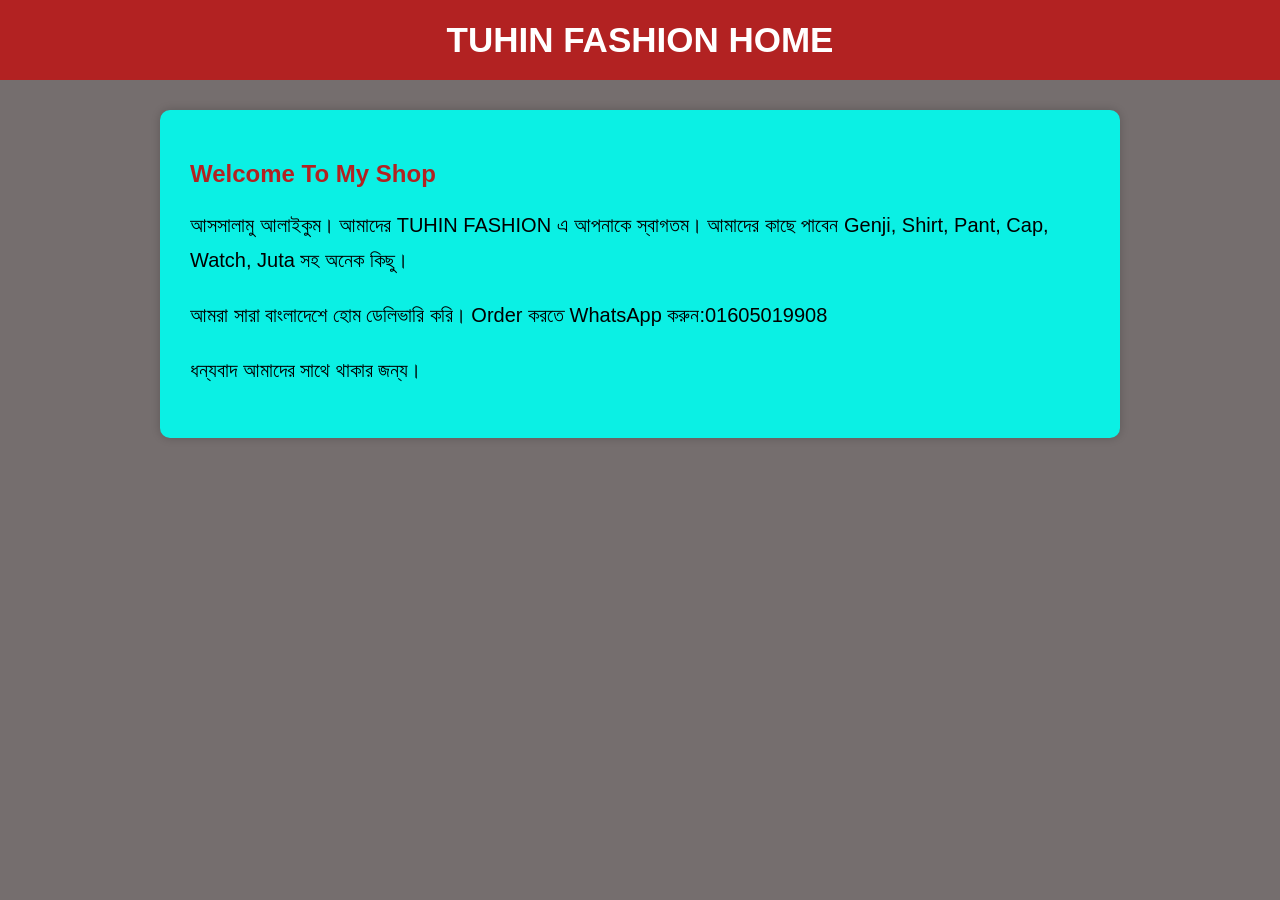
<file: about.html>
<!DOCTYPE html>
<html lang="en">
<head>
<meta charset="UTF-8">
<meta name="viewport" content="width=device-width, initial-scale=1.0">
<title>Home Page</title>

<style>
body{
font-family:Arial;
margin:0;
padding:0;
background:#756e6e;
}

.header{
background:#b22222;
color:white;
text-align:center;
padding:20px;
font-size:35px;
font-weight:bold;
}

.box{
max-width:900px;
margin:auto;
background:rgb(11, 240, 228);
padding:30px;
margin-top:30px;
border-radius:10px;
box-shadow:0 0 10px rgba(0,0,0,0.2);
}

h2{
color:#b22222;
}

p{
font-size:20px;
line-height:35px;
}
</style>
</head>

<body>

<div class="header">
TUHIN FASHION HOME
</div>

<div class="box">
<h2>Welcome To My Shop</h2>

<p>
আসসালামু আলাইকুম।  
আমাদের TUHIN FASHION এ আপনাকে স্বাগতম।  
আমাদের কাছে পাবেন Genji, Shirt, Pant, Cap, Watch, Juta সহ অনেক কিছু।
</p>

<p>
আমরা সারা বাংলাদেশে হোম ডেলিভারি করি।  
Order করতে WhatsApp করুন:01605019908
</p>

<p>
ধন্যবাদ আমাদের সাথে থাকার জন্য।
</p>

</div>

</body>
</html>
</file>
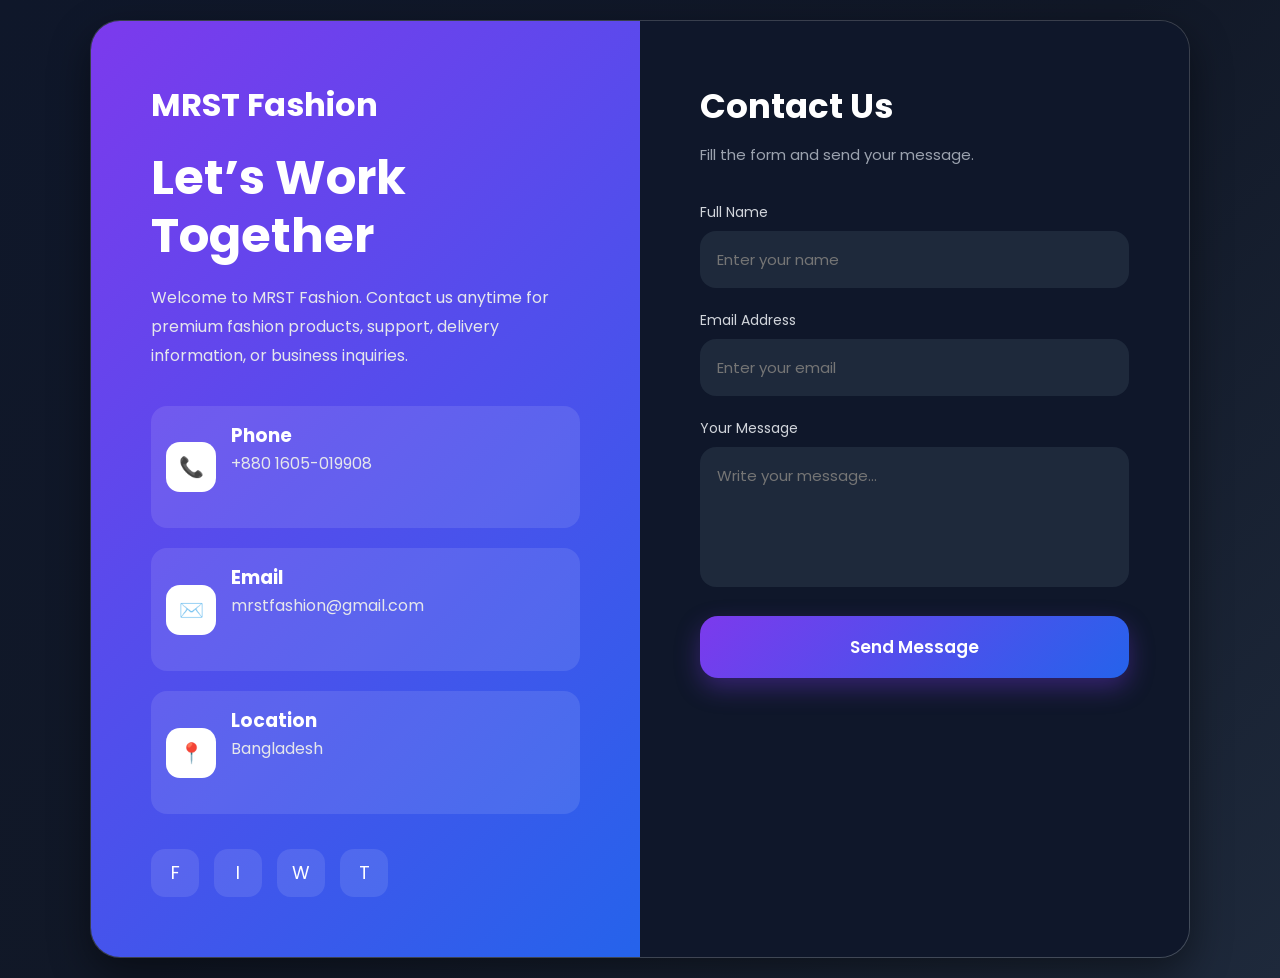
<file: contact.html>
<!DOCTYPE html>
<html lang="en">
<head>
  <meta charset="UTF-8" />
  <meta name="viewport" content="width=device-width, initial-scale=1.0" />
  <title>MRST Fashion - Contact</title>
  <link rel="preconnect" href="https://fonts.googleapis.com">
  <link rel="preconnect" href="https://fonts.gstatic.com" crossorigin>
  <link href="https://fonts.googleapis.com/css2?family=Poppins:wght@300;400;500;600;700&display=swap" rel="stylesheet">

  <style>
    *{
      margin:0;
      padding:0;
      box-sizing:border-box;
      font-family:'Poppins',sans-serif;
    }

    body{
      background:linear-gradient(135deg,#0f172a,#111827,#1e293b);
      color:white;
      min-height:100vh;
      display:flex;
      justify-content:center;
      align-items:center;
      padding:20px;
      overflow-x:hidden;
    }

    .container{
      width:100%;
      max-width:1100px;
      background:rgba(255,255,255,0.08);
      border:1px solid rgba(255,255,255,0.1);
      backdrop-filter:blur(14px);
      border-radius:30px;
      overflow:hidden;
      display:grid;
      grid-template-columns:1fr 1fr;
      box-shadow:0 15px 40px rgba(0,0,0,0.45);
      animation:fadeIn 1s ease;
    }

    @keyframes fadeIn{
      from{
        opacity:0;
        transform:translateY(20px);
      }
      to{
        opacity:1;
        transform:translateY(0);
      }
    }

    .left{
      padding:60px;
      background:linear-gradient(135deg,#7c3aed,#2563eb);
      position:relative;
    }

    .logo{
      font-size:32px;
      font-weight:700;
      margin-bottom:20px;
    }

    .left h1{
      font-size:48px;
      line-height:1.2;
      margin-bottom:20px;
    }

    .left p{
      color:#e5e7eb;
      line-height:1.8;
      margin-bottom:35px;
    }

    .info-box{
      display:flex;
      align-items:center;
      gap:15px;
      margin-bottom:20px;
      background:rgba(255,255,255,0.1);
      padding:15px;
      border-radius:16px;
      transition:0.3s;
    }

    .info-box:hover{
      transform:translateX(8px);
      background:rgba(255,255,255,0.15);
    }

    .icon{
      width:50px;
      height:50px;
      border-radius:14px;
      background:white;
      color:#111827;
      display:flex;
      align-items:center;
      justify-content:center;
      font-size:20px;
      font-weight:bold;
    }

    .right{
      padding:60px;
      background:#0f172a;
    }

    .right h2{
      font-size:34px;
      margin-bottom:10px;
    }

    .right span{
      color:#9ca3af;
      font-size:15px;
    }

    form{
      margin-top:35px;
    }

    .input-group{
      margin-bottom:22px;
    }

    .input-group label{
      display:block;
      margin-bottom:8px;
      color:#d1d5db;
      font-size:14px;
    }

    .input-group input,
    .input-group textarea{
      width:100%;
      padding:16px;
      border:none;
      outline:none;
      border-radius:16px;
      background:#1e293b;
      color:white;
      font-size:15px;
      transition:0.3s;
      border:1px solid transparent;
    }

    .input-group input:focus,
    .input-group textarea:focus{
      border:1px solid #7c3aed;
      background:#111827;
    }

    textarea{
      min-height:140px;
      resize:none;
    }

    button{
      width:100%;
      padding:18px;
      border:none;
      border-radius:18px;
      background:linear-gradient(135deg,#7c3aed,#2563eb);
      color:white;
      font-size:17px;
      font-weight:600;
      cursor:pointer;
      transition:0.3s;
      box-shadow:0 10px 25px rgba(124,58,237,0.35);
    }

    button:hover{
      transform:translateY(-3px);
      opacity:0.95;
    }

    .success{
      margin-top:20px;
      background:#16a34a;
      padding:14px;
      border-radius:14px;
      display:none;
      text-align:center;
      font-weight:500;
    }

    .socials{
      margin-top:35px;
      display:flex;
      gap:15px;
    }

    .socials a{
      width:48px;
      height:48px;
      border-radius:14px;
      background:rgba(255,255,255,0.1);
      display:flex;
      align-items:center;
      justify-content:center;
      color:white;
      text-decoration:none;
      font-size:18px;
      transition:0.3s;
    }

    .socials a:hover{
      background:white;
      color:#111827;
      transform:translateY(-5px);
    }

    @media(max-width:900px){
      .container{
        grid-template-columns:1fr;
      }

      .left,
      .right{
        padding:40px 25px;
      }

      .left h1{
        font-size:34px;
      }
    }
  </style>
</head>
<body>

  <div class="container">

    <div class="left">
      <div class="logo">MRST Fashion</div>

      <h1>Let’s Work Together</h1>

      <p>
        Welcome to MRST Fashion. Contact us anytime for premium fashion products,
        support, delivery information, or business inquiries.
      </p>

      <div class="info-box">
        <div class="icon">📞</div>
        <div>
          <h3>Phone</h3>
          <p>+880 1605-019908</p>
        </div>
      </div>

      <div class="info-box">
        <div class="icon">✉️</div>
        <div>
          <h3>Email</h3>
          <p>mrstfashion@gmail.com</p>
        </div>
      </div>

      <div class="info-box">
        <div class="icon">📍</div>
        <div>
          <h3>Location</h3>
          <p>Bangladesh</p>
        </div>
      </div>

      <div class="socials">
        <a href="#">F</a>
        <a href="#">I</a>
        <a href="#">W</a>
        <a href="#">T</a>
      </div>
    </div>

    <div class="right">
      <h2>Contact Us</h2>
      <span>Fill the form and send your message.</span>

      <form id="contactForm">

        <div class="input-group">
          <label>Full Name</label>
          <input type="text" placeholder="Enter your name" required>
        </div>

        <div class="input-group">
          <label>Email Address</label>
          <input type="email" placeholder="Enter your email" required>
        </div>

        <div class="input-group">
          <label>Your Message</label>
          <textarea placeholder="Write your message..." required></textarea>
        </div>

        <button type="submit">Send Message</button>

        <div class="success" id="successMsg">
          ✅ Message Sent Successfully!
        </div>

      </form>
    </div>

  </div>

  <script>
    const form = document.getElementById('contactForm');
    const success = document.getElementById('successMsg');

    form.addEventListener('submit', function(e){
      e.preventDefault();

      success.style.display = 'block';

      setTimeout(()=>{
        success.style.display = 'none';
      },3000);

      form.reset();
    });
  </script>

</body>
</html>
</file>
